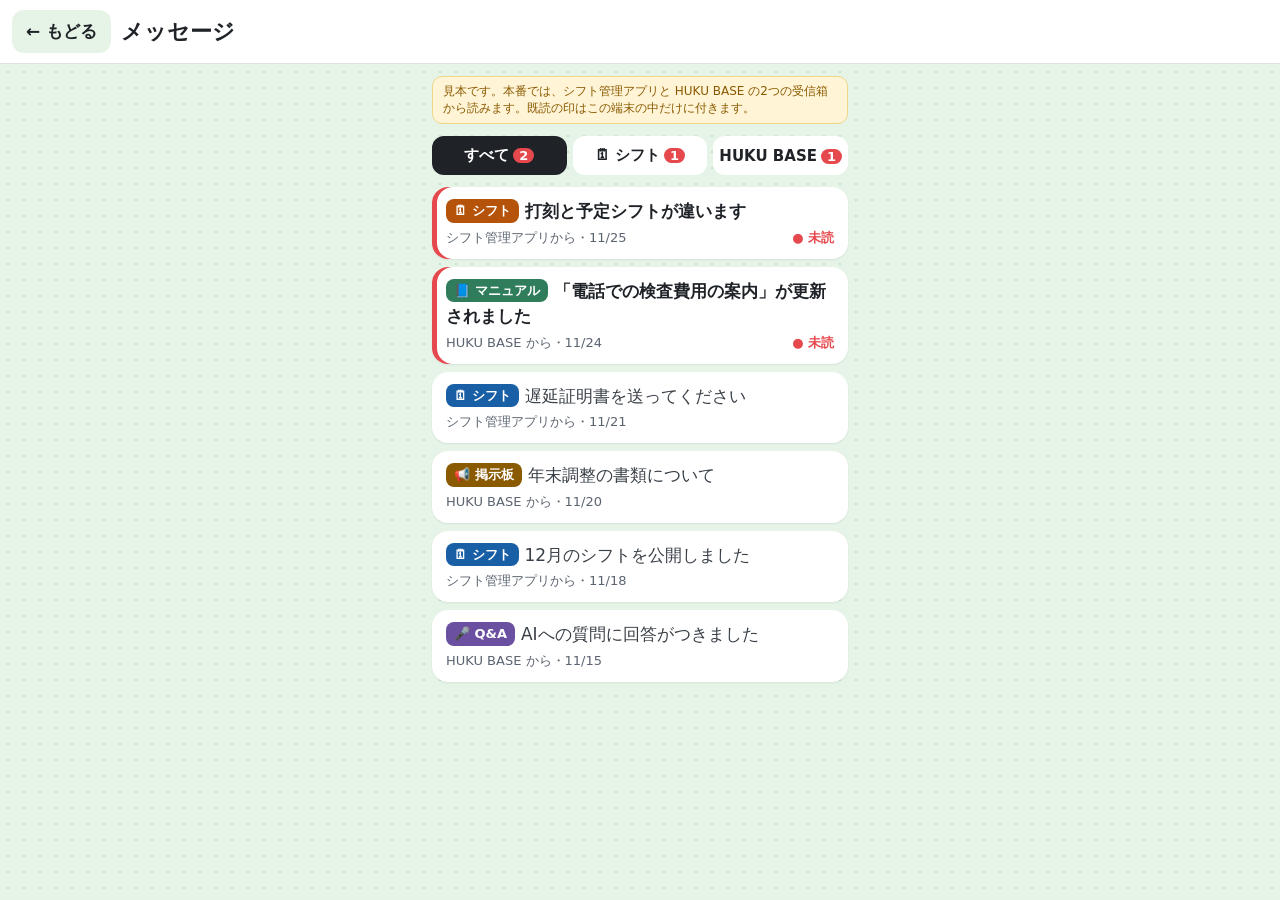
<file: messages.html>
<!doctype html>
<html lang="ja"><head>
<meta charset="utf-8"><meta name="robots" content="noindex,nofollow"><meta name="viewport" content="width=device-width,initial-scale=1">
<title>メッセージ（見本）</title>
<link rel="stylesheet" href="style.css?v=14">
<style>
.top{position:sticky;top:0;z-index:2;display:flex;align-items:center;gap:10px;padding:10px 12px;background:#fff;border-bottom:1px solid #dde1e5}
.back{font-size:17px;font-weight:700;background:var(--bg);border:0;border-radius:12px;padding:10px 14px;color:var(--ink);text-decoration:none;cursor:pointer}
.top h1{font-size:22px;margin:0}
.tabs{display:flex;gap:6px;margin:12px 0}
.tabs button{flex:1;font:inherit;font-size:15px;font-weight:700;border:0;border-radius:12px;padding:10px 4px;background:var(--tile);color:var(--ink);cursor:pointer}
.tabs button[aria-pressed=true]{background:var(--ink);color:#fff}
.tabs .n{display:inline-block;min-width:20px;margin-left:4px;padding:0 6px;border-radius:10px;background:var(--red);color:#fff;font-size:13px}
.list{display:flex;flex-direction:column;gap:8px}
.item{display:block;width:100%;text-align:left;font:inherit;color:inherit;border:0;background:#fff;border-radius:16px;padding:12px 14px;cursor:pointer;box-shadow:0 1px 2px rgba(0,0,0,.07);position:relative}
.item.unread{box-shadow:inset 5px 0 0 var(--red),0 1px 2px rgba(0,0,0,.07)}
.bdg{display:inline-block;color:#fff;font-size:13px;font-weight:700;border-radius:8px;padding:2px 8px;margin-right:6px;vertical-align:2px}
.ttl{font-size:17px;font-weight:700;line-height:1.5}
.item.read .ttl{font-weight:500;color:#3a4048}
.meta{font-size:13px;color:var(--sub);margin-top:4px;display:flex;justify-content:space-between}
.dot{color:var(--red);font-weight:700}
.detail{background:#fff;border-radius:18px;padding:16px;margin-top:12px}
.detail .ttl{font-size:20px;margin:8px 0}
.detail .body{font-size:17px;line-height:1.7;white-space:pre-wrap}
.detail .from{font-size:13px;color:var(--sub);margin-top:4px}
.act{display:flex;flex-direction:column;gap:8px;margin-top:16px}
.act button,.act a{font:inherit;font-size:17px;font-weight:700;border:0;border-radius:14px;padding:14px;text-align:center;cursor:pointer;text-decoration:none}
.go{background:var(--accent);color:#fff}
.reply textarea{width:100%;font:inherit;font-size:17px;border:1px solid #c9ced4;border-radius:12px;padding:10px;min-height:90px;margin-top:4px}
.send{background:var(--ink);color:#fff}
.note{font-size:13px;color:var(--sub);margin-top:6px}
.empty{text-align:center;color:var(--sub);padding:30px 0}
</style>
</head><body>
<div class="top"><a class="back" id="back" href="index.html">← もどる</a><h1 id="h1">メッセージ</h1></div>
<div class="wrap">
  <div class="mockbar">見本です。本番では、シフト管理アプリと HUKU BASE の2つの受信箱から読みます。既読の印はこの端末の中だけに付きます。</div>
  <div id="listView">
    <div class="tabs" id="tabs"></div>
    <div class="list" id="list"></div>
  </div>
  <div id="detailView" hidden></div>
</div>
<script src="real.js?v=2"></script><script src="inbox-data.js?v=2"></script><script src="links.js?v=1"></script>
<script>
const TABS=[['all','すべて'],['shift','🗓 シフト'],['base','HUKU BASE']];
let tab='all';
const $=id=>document.getElementById(id);
const esc=s=>String(s).replace(/[&<>"]/g,c=>({'&':'&amp;','<':'&lt;','>':'&gt;','"':'&quot;'}[c]));
const when=iso=>{const d=new Date(iso),t=new Date();const same=d.toDateString()===t.toDateString();
  return same?`今日 ${d.getHours()}:${String(d.getMinutes()).padStart(2,'0')}`:`${d.getMonth()+1}/${d.getDate()}`};
const badge=m=>{const[b,c]=BADGE[m.src][m.cat]||['お知らせ','#5b6470'];return `<span class="bdg" style="background:${c}">${b}</span>`};

function renderList(){
  const rows=INBOX_DEMO.slice().sort((a,b)=>b.at.localeCompare(a.at));
  $('tabs').innerHTML=TABS.map(([k,l])=>{
    const n=rows.filter(m=>(k==='all'||m.src===k)&&!isRead(m)).length;
    return `<button aria-pressed="${tab===k}" data-k="${k}">${l}${n?`<span class="n">${n}</span>`:''}</button>`}).join('');
  const shown=rows.filter(m=>tab==='all'||m.src===tab);
  $('list').innerHTML=shown.length?shown.map(m=>{const r=isRead(m);return `
    <button class="item ${r?'read':'unread'}" data-id="${m.id}">
      <div class="ttl">${badge(m)}${esc(m.title)}</div>
      <div class="meta"><span>${SRC_LABEL[m.src]}・${when(m.at)}</span>${r?'':'<span class="dot">● 未読</span>'}</div>
    </button>`}).join(''):'<div class="empty">メッセージはありません</div>';
}
function openMsg(id){
  const m=INBOX_DEMO.find(x=>x.id===id); if(!m) return;
  markRead(id);
  $('listView').hidden=true; $('detailView').hidden=false; $('h1').textContent='メッセージ';
  $('back').removeAttribute('href'); window.scrollTo(0,0);
  $('detailView').innerHTML=`<div class="detail">
    ${badge(m)}<div class="ttl">${esc(m.title)}</div>
    <div class="from">${SRC_LABEL[m.src]}・${when(m.at)}</div>
    <hr style="border:0;border-top:1px solid #e5e7ea;margin:12px 0">
    <div class="body">${esc(m.body)}</div>
    <div class="act">
      ${m.link?`<a class="go" href="${LINKS.baseMsg()}">📖 HUKU BASE で開く</a>`:''}
      ${m.src==='shift'&&!m.link?`<a class="go" href="${LINKS.shift()}">🗓 シフト管理を開く</a>`:''}
      ${m.canReply?`<div class="reply"><b>返信する</b><textarea id="rep" placeholder="ここに返信を入力（🎤 キーボードのマイクでも話せます）"></textarea>
        <button class="send" onclick="sendReply()">返信を送る</button>
        <div class="note">返信は、シフト管理アプリの管理者画面に届きます（見本では送りません）。</div></div>`:''}
    </div></div>`;
}
function sendReply(){const t=$('rep').value.trim(); if(!t){alert('返信を入力してください');return}
  alert('（見本）送ったことにしました：\n'+t); history.back();}
function showList(){ $('detailView').hidden=true; $('listView').hidden=false; $('back').href='index.html'; renderList(); }

$('tabs').addEventListener('click',e=>{const b=e.target.closest('button');if(b){tab=b.dataset.k;renderList()}});
$('list').addEventListener('click',e=>{const b=e.target.closest('.item');if(b){history.pushState({id:b.dataset.id},'','#'+b.dataset.id);openMsg(b.dataset.id)}});
$('back').addEventListener('click',e=>{if(!$('detailView').hidden){e.preventDefault();history.back()}});
window.addEventListener('popstate',()=>{const id=location.hash.slice(1);id?openMsg(id):showList()});
location.hash?openMsg(location.hash.slice(1)):renderList();
</script>
<script>if(RM.on&&RM.me){const m=document.querySelector('.mockbar');m.style.cssText='background:#E8F5E9;border-color:#2F7D5B;color:#1F5F3F';m.textContent='本物のデータ：'+RM.label+'。'+RM.me.name+'さんあてのメッセージです（HUKU BASE のメッセージはまだ'+REAL.baseMessages+'件）。既読の印はこの端末の中だけに付きます。'}</script>
<script src="fresh.js?v=1"></script>
</body></html>
</file>
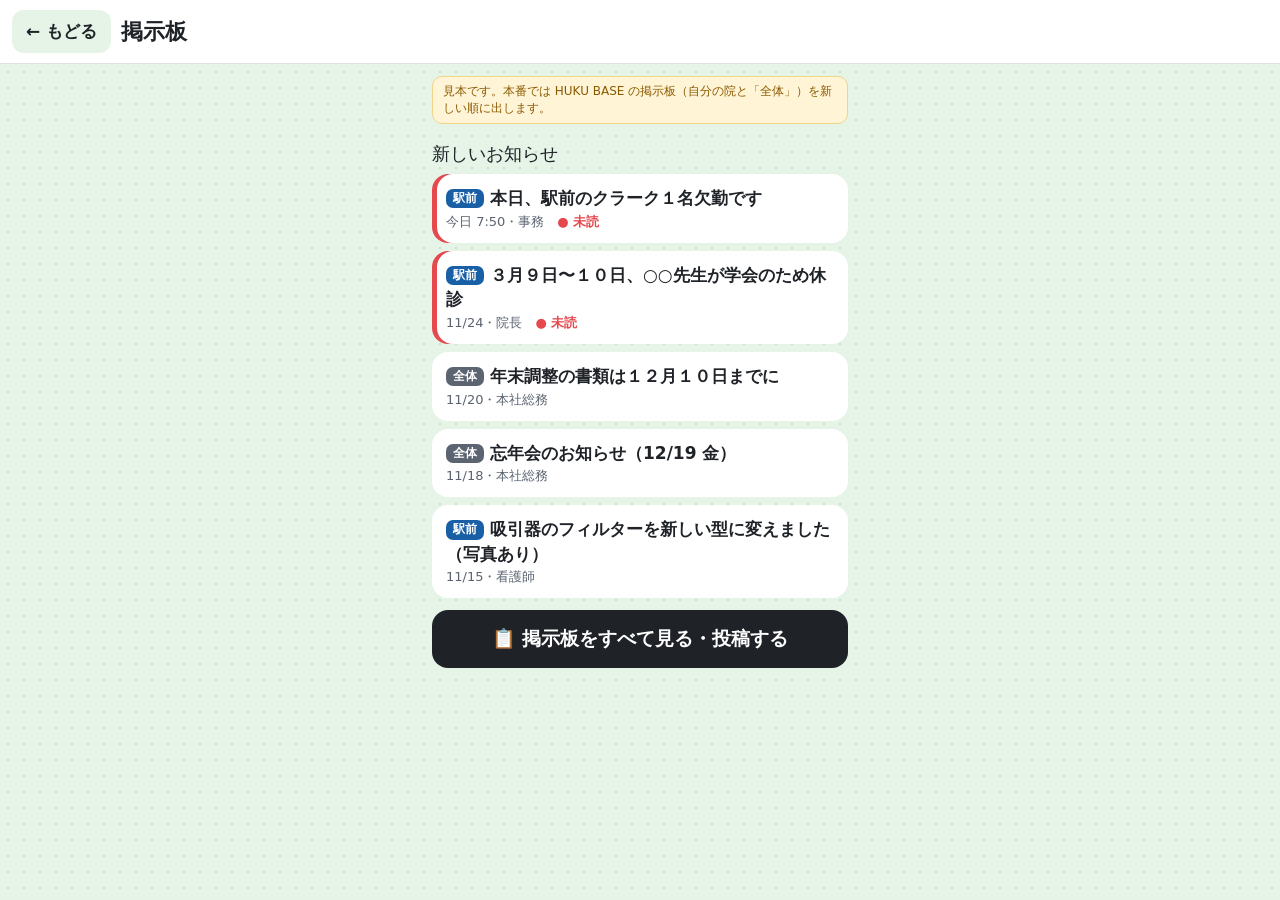
<file: page.html>
<!doctype html>
<html lang="ja"><head>
<meta charset="utf-8"><meta name="robots" content="noindex,nofollow"><meta name="viewport" content="width=device-width,initial-scale=1">
<title>スタッフ入口（見本）</title>
<link rel="stylesheet" href="style.css?v=14">
</head><body>
<div class="top"><a class="back" href="index.html">← もどる</a><h1 id="h1"></h1></div>
<div class="wrap" id="main"></div>
<script src="real.js?v=2"></script><script src="links.js?v=1"></script><script>
const P=new URLSearchParams(location.search).get('p')||'board';
const $=id=>document.getElementById(id);
// url があれば本番のその画面へ飛ぶ（アプリの中身は変えない）。無ければ見本の案内を出す。
const go=(what,url)=>url?`href="${url}"`:`href="#" onclick="alert('（見本）本番では ${what} が開きます');return false"`;
const CLINIC={ekimae:['駅前','#185FA5'],all:['全体','#5B6470'],iguchi:['いぐち','#2F7D5B'],mizutani:['みずたに','#8A5A00']};
const chip=k=>`<span class="chip" style="background:${CLINIC[k][1]}">${CLINIC[k][0]}</span>`;

const PAGES={
 board:{t:'掲示板',html:()=>`
  <div class="mockbar">見本です。本番では HUKU BASE の掲示板（自分の院と「全体」）を新しい順に出します。</div>
  <div class="sec">新しいお知らせ</div>
  ${[['ekimae','本日、駅前のクラーク１名欠勤です','今日 7:50・事務',1],
     ['ekimae','３月９日〜１０日、○○先生が学会のため休診','11/24・院長',1],
     ['all','年末調整の書類は１２月１０日までに','11/20・本社総務',0],
     ['all','忘年会のお知らせ（12/19 金）','11/18・本社総務',0],
     ['ekimae','吸引器のフィルターを新しい型に変えました（写真あり）','11/15・看護師',0]]
    .map(([c,t,m,u])=>`<a class="row ${u?'unread':''}" ${go('HUKU BASE のこの投稿',LINKS.board())}><span><div class="tt">${chip(c)}${t}</div><small>${m}${u?'　<b style="color:var(--red)">● 未読</b>':''}</small></span></a>`).join('')}
  <a class="big-btn" ${go('',LINKS.board())}>📋 掲示板をすべて見る・投稿する</a>`},

 manual:{t:'業務マニュアル',html:()=>`
  <div class="mockbar">見本です。目次は HUKU BASE の業務マニュアルの11の分類そのままです。押すと HUKU BASE のその目次が開きます。</div>
  <a class="row" href="qa.html" style="background:#fff4e0"><span class="ic">🎤</span><span><div class="tt">探すより聞くほうが早い！</div><small>Q&amp;A で話しかけると、マニュアルから答えを探します</small></span></a>
  <div class="sec">目次</div>
  <div class="g2">${[['🩺','検査',42],['📞','受付・予約',58],['🙇','接遇・研修・勉強会',21],['💊','診察室・カルテ・処方',47],['💴','会計',19],['📦','準備・片付け・物品',33],['🧴','洗浄・消毒・感染対策',26],['🏥','手術',38],['💻','機器・パソコン操作',29],['📄','保険・公費・書類',24],['📘','法人のルール・労務',15]]
    .map(([i,n,c])=>`<a class="cat" ${go('',LINKS.manual())}><span class="ic">${i}</span>${n}<small>${c}件</small></a>`).join('')}</div>
  <div class="sec">最近かわったところ</div>
  <a class="row unread" ${go('',LINKS.manual())}><span class="ic">📞</span><span><div class="tt">電話での検査費用の案内</div><small>11/20 更新・受付・予約</small></span></a>`},

 shift:{t:'シフト管理',html:()=>{
  const d=new Date(); const days=[...Array(7)].map((_,i)=>new Date(d.getFullYear(),d.getMonth(),d.getDate()+i));
  const plan=['8:45〜17:45','8:45〜17:45','休み','9:45〜18:45','10:45〜19:45','8:45〜13:00','休み'];
  return `<div class="mockbar">見本です。本番ではシフト管理アプリ（駅前・自分の職種）から自分の予定を読み、ボタンでシフト表を開きます。</div>
  <div class="sec">これから7日間の自分のシフト</div>
  ${days.map((x,i)=>`<div class="row" style="${i===0?'outline:3px solid var(--accent)':''}"><span style="min-width:84px;font-size:17px;font-weight:700;color:${x.getDay()===0?'#DC2626':x.getDay()===6?'#185FA5':'inherit'}">${x.getMonth()+1}/${x.getDate()}（${'日月火水木金土'[x.getDay()]}）</span><span class="tt" style="${plan[i]==='休み'?'color:var(--sub)':''}">${i===0?'今日　':''}${plan[i]}</span></div>`).join('')}
  <a class="big-btn" ${go('',LINKS.shift())}>📅 シフト表を開く</a>
  <div class="note" style="font-size:13px;color:var(--sub);margin-top:8px">有給や休みの希望は、トップ画面の「申請」からどうぞ。</div>`}},

 kokoro:{t:'こころがけ',html:()=>`
  <div class="mockbar">見本です。本番では HUKU BASE にある「おはなし」（いま85話）から、毎日1話を出します。文章はここでは仮のものです。</div>
  <div class="paper">
    <div style="font-size:14px;color:var(--sub)">今日のおはなし　11/25</div>
    <h2>チェックリストが生まれた日</h2>
    <p>（仮の文章）ある飛行機の試験飛行で、腕ききの操縦士が、たった一つの手順を忘れたために事故が起きました。そこで生まれたのが、誰でも同じ順番で確かめられる「チェックリスト」でした。</p>
    <div class="lesson">💡 慣れている人ほど、確かめる。<br>「いつもの作業」こそ、手順どおりに。</div>
  </div>
  <a class="big-btn" style="background:#86198F" href="#" onclick="alert('（見本）本番では、これまでのおはなしの一覧が開きます');return false">📚 これまでのおはなし</a>`},

 knowledge:{t:'仕事に必要な知識',html:()=>`
  <div class="mockbar">見本です。中身は先生と相談して決める部分です。ここでは「1日1問のクイズ」と「分野ごとの基礎知識」の形にしてみました。</div>
  <div class="paper">
    <div style="font-size:14px;color:var(--sub)">今日の1問</div>
    <h2 style="font-size:19px">鼻出血の患者さんから電話。まず伝えることは？</h2>
    <div id="qz">${['① 上を向いて安静にしてもらう','② 下を向いて小鼻をつまんでもらう','③ すぐに鼻をかんでもらう'].map((c,i)=>`<button class="row" style="width:100%;border:2px solid #dde1e5;font:inherit;cursor:pointer" onclick="ans(${i})"><span class="tt">${c}</span></button>`).join('')}</div>
    <div id="res"></div>
  </div>
  <div class="sec">分野ごとの基礎知識</div>
  <div class="g2">${[['👂','耳の病気'],['👃','鼻の病気'],['🗣️','のど・声'],['💊','よく出る薬'],['🧪','検査の意味'],['📄','保険のしくみ']].map(([i,n])=>`<a class="cat" ${go('「'+n+'」の解説')}><span class="ic">${i}</span>${n}</a>`).join('')}</div>`},

 line:{t:'LINE',html:()=>`
  <div class="mockbar">見本です。どの LINE を開くか（法人の公式アカウント・院ごとのグループなど）は、先生に決めていただく部分です。</div>
  <div class="paper" style="text-align:center">
    <div class="line-ic" style="margin:6px auto 12px;width:84px;height:84px;font-size:22px;border-radius:20px">LINE</div>
    <p>LINE のアプリを開きます。</p>
    <a class="big-btn" style="background:#06c755" ${go('LINE（駅前クリニックのグループ）')}>駅前クリニックのグループを開く</a>
    <a class="big-btn" style="background:#06c755" ${go('LINE（福耳会 全体のお知らせ）')}>福耳会 全体のお知らせを開く</a>
  </div>`},
};
// ── 本物のデータ（Box の控え）で見るときの中身 ──
if(RM.on&&RM.me){
  const esc=s=>String(s).replace(/[&<>"]/g,c=>({'&':'&amp;','<':'&lt;','>':'&gt;','"':'&quot;'}[c]));
  const BK={'駅前':'ekimae','本部':'all','いぐち':'iguchi','みずたに':'mizutani'};
  const note=`<div class="mockbar" style="background:#E8F5E9;border-color:#2F7D5B;color:#1F5F3F">本物のデータ：${esc(RM.label)}。${esc(RM.me.name)}さんとして表示しています。</div>`;
  const ICON={'検査':'🩺','受付・予約':'📞','接遇・研修・勉強会':'🙇','診察室・カルテ・処方':'💊','会計':'💴','準備・片付け・物品':'📦','洗浄・消毒・感染対策':'🧴','手術':'🏥','機器・パソコン操作':'💻','保険・公費・書類':'📄','法人のルール・労務':'📘','未分類':'📁'};
  PAGES.board.html=()=>note+`<div class="sec">新しいお知らせ（駅前・全体）</div>`+RM.myBoard.slice(0,15).map(x=>{const u=!RM.isRead(x.id);
     return `<a class="row ${u?'unread':''}" ${go('HUKU BASE のこの投稿',LINKS.post(x.id))}><span><div class="tt">${chip(BK[x.badge]||'all')}${esc(x.title)}</div><small>${rmDate(x.at)}${u?'　<b style="color:var(--red)">● 未読</b>':''}</small></span></a>`}).join('')
     +`<a class="big-btn" ${go('',LINKS.board())}>📋 掲示板をすべて見る・投稿する</a>`;
  PAGES.manual.html=()=>note+`<a class="row" href="qa.html" style="background:#fff4e0"><span class="ic">🎤</span><span><div class="tt">探すより聞くほうが早い！</div><small>Q&amp;A で話しかけると、マニュアルから答えを探します</small></span></a>
     <div class="sec">目次</div><div class="g2">${REAL.manual.cats.map(c=>`<a class="cat" ${go('',LINKS.manual())}><span class="ic">${ICON[c.name]||'📁'}</span>${esc(c.name)}<small>${c.count}件</small></a>`).join('')}</div>
     <div class="sec">最近かわったところ</div>`+REAL.manual.recent.map(m=>`<a class="row" ${go('',LINKS.manual())}><span class="ic">${ICON[m.cat]||'📁'}</span><span><div class="tt">${esc(m.title)}</div><small>${rmDate(m.at)} 更新・${esc(m.cat)}</small></span></a>`).join('');
  PAGES.shift.html=()=>{const rows=(REAL.shift[RM.me.code]||[]).slice(0,7);
     return note+`<div class="sec">これから7日間の自分のシフト（${esc(RM.me.unit)}）</div>`+rows.map((r,i)=>{const x=new Date(r.d+'T00:00'),w=x.getDay();
       return `<div class="row" style="${i===0?'outline:3px solid var(--accent)':''}"><span style="min-width:84px;font-size:17px;font-weight:700;color:${w===0?'#DC2626':w===6?'#185FA5':'inherit'}">${x.getMonth()+1}/${x.getDate()}（${'日月火水木金土'[w]}）</span><span class="tt" style="${r.t==='休み'?'color:var(--sub)':''}">${i===0?'今日　':''}${esc(r.t)}</span></div>`}).join('')
       +`<a class="big-btn" ${go('',LINKS.shift())}>📅 シフト表を開く</a>`};
  PAGES.kokoro.html=()=>{const s=REAL.stories[Math.floor(Date.now()/864e5)%REAL.stories.length];
     return note+`<div class="paper"><div style="font-size:14px;color:var(--sub)">今日のおはなし</div><h2>${esc(s.title)}</h2>${esc(s.story).split(/\n+/).map(t=>`<p>${t}</p>`).join('')}${s.lesson?`<div class="lesson">💡 ${esc(s.lesson)}</div>`:''}</div>
       <a class="big-btn" style="background:#86198F" ${go('これまでのおはなしの一覧')}>📚 これまでのおはなし（${REAL.stories.length}話）</a>`};
}
const pg=PAGES[P]||PAGES.board; $('h1').textContent=pg.t; document.title=pg.t+'（見本）'; $('main').innerHTML=pg.html();
function ans(i){
  document.querySelectorAll('#qz .row').forEach((b,j)=>{b.disabled=true;b.style.borderColor=j===1?'#10B981':j===i?'#DC2626':'#dde1e5';b.style.background=j===1?'#ECFDF5':''});
  $('res').innerHTML=`<div class="lesson" style="background:${i===1?'#ECFDF5':'#FEF2F2'};border-color:${i===1?'#10B981':'#DC2626'}">${i===1?'⭕ 正解！ +5P':'❌ 正解は ②'}<br><span style="font-weight:400">上を向くと血がのどに流れて気分が悪くなります。下を向いて小鼻を10分ほど強くつまんでもらいます。（見本の問題）</span></div>`;
}
</script>
<script src="fresh.js?v=1"></script>
</body></html>
</file>
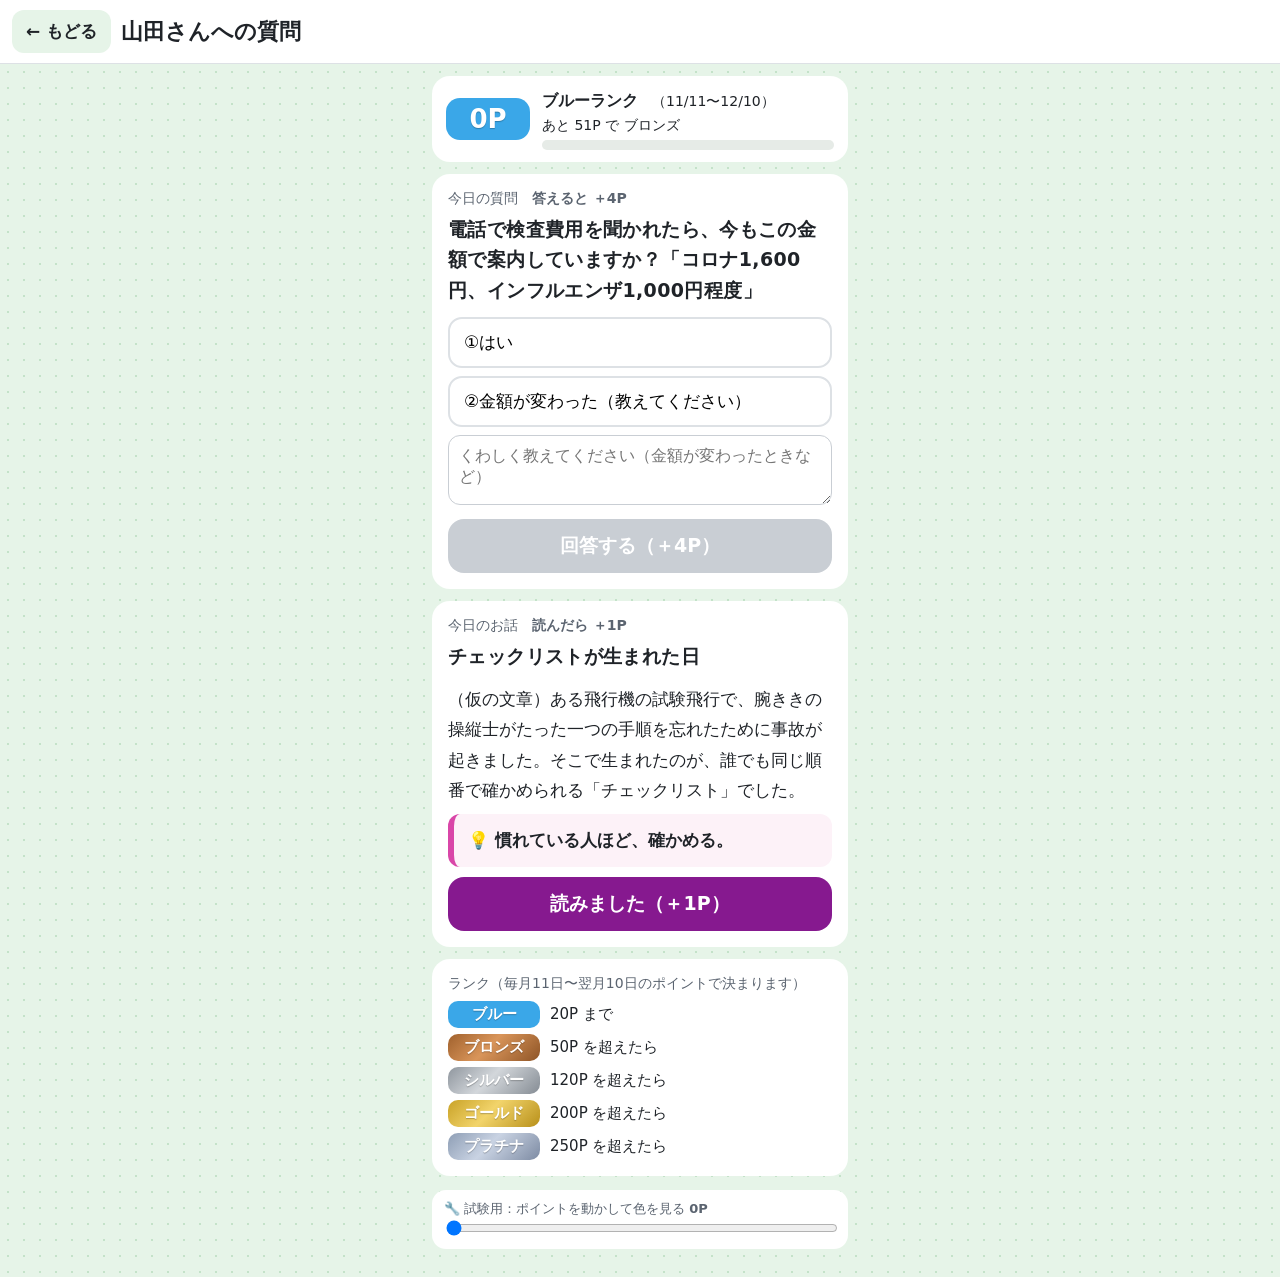
<file: quiz.html>
<!doctype html>
<html lang="ja"><head>
<meta charset="utf-8"><meta name="robots" content="noindex,nofollow"><meta name="viewport" content="width=device-width,initial-scale=1">
<title>質問とお話（見本）</title>
<link rel="stylesheet" href="style.css?v=14">
<style>
.ptbar{display:flex;align-items:center;gap:12px;background:#fff;border-radius:18px;padding:12px 14px}
.ptbig{font-size:26px;font-weight:800;border-radius:14px;padding:6px 14px;min-width:84px;text-align:center;text-shadow:0 1px 1px rgba(0,0,0,.25)}
.ptinfo{font-size:14px;line-height:1.6}
.ptinfo b{font-size:16px}
.gauge{height:10px;border-radius:5px;background:#e6ebe7;overflow:hidden;margin-top:4px}
.gauge i{display:block;height:100%;border-radius:5px}
.qbox{background:#fff;border-radius:18px;padding:16px;margin-top:12px}
.qbox .lbl{font-size:14px;color:var(--sub)}
.qbox h2{font-size:19px;line-height:1.6;margin:6px 0 12px}
.ch{display:flex;align-items:center;gap:10px;width:100%;font:inherit;font-size:17px;text-align:left;border:2px solid #dde1e5;background:#fff;border-radius:14px;padding:12px 14px;margin-bottom:8px;cursor:pointer}
.ch.on{border-color:#2F7D5B;background:#ECFDF5;font-weight:700}
textarea{width:100%;font:inherit;font-size:16px;border:1px solid #c9ced4;border-radius:12px;padding:10px;min-height:70px}
.go{width:100%;font:inherit;font-size:19px;font-weight:800;border:0;border-radius:16px;padding:14px;margin-top:10px;background:#2F7D5B;color:#fff;cursor:pointer}
.go:disabled{background:#c9ced4;cursor:default}
.done{background:#ECFDF5;border-radius:14px;padding:12px 14px;font-size:16px;font-weight:700;color:#065F46;margin-top:10px}
.toast{position:fixed;left:50%;top:40%;transform:translate(-50%,-50%) scale(.8);opacity:0;transition:.25s;background:rgba(31,35,40,.92);color:#fff;font-size:28px;font-weight:800;border-radius:20px;padding:18px 28px;z-index:9;pointer-events:none;text-align:center}
.toast.show{opacity:1;transform:translate(-50%,-50%) scale(1)}
.ranks{display:flex;flex-direction:column;gap:6px;margin-top:8px}
.rk{display:flex;align-items:center;gap:10px;font-size:15px}
.rk span{display:inline-block;min-width:92px;text-align:center;font-weight:800;border-radius:10px;padding:4px 8px;text-shadow:0 1px 1px rgba(0,0,0,.25)}
.test{margin-top:14px;font-size:13px;color:var(--sub);background:#fff;border-radius:14px;padding:10px 12px}
.test input{width:100%}
</style>
</head><body>
<div class="top"><a class="back" href="index.html">← もどる</a><h1 id="h1">質問とお話</h1></div>
<div class="wrap">
  <div class="ptbar"><div class="ptbig" id="ptBig">0P</div><div class="ptinfo" style="flex:1"><b id="ptRank"></b>　<span id="ptPeriod"></span><div id="ptNext"></div><div class="gauge"><i id="ptGauge"></i></div></div></div>

  <div class="qbox">
    <div class="lbl">今日の質問　<b>答えると ＋4P</b></div>
    <h2 id="qText"></h2>
    <div id="choices"></div>
    <textarea id="memo" placeholder="くわしく教えてください（金額が変わったときなど）"></textarea>
    <button class="go" id="ansBtn">回答する（＋4P）</button>
    <div id="ansDone"></div>
  </div>

  <div class="qbox">
    <div class="lbl">今日のお話　<b>読んだら ＋1P</b></div>
    <h2 id="sTitle"></h2>
    <div id="sBody" style="font-size:17px;line-height:1.8"></div>
    <button class="go" id="readBtn" style="background:#86198F">読みました（＋1P）</button>
    <div id="readDone"></div>
  </div>

  <div class="qbox">
    <div class="lbl">ランク（毎月11日〜翌月10日のポイントで決まります）</div>
    <div class="ranks" id="ranks"></div>
  </div>
  <div class="test">🔧 試験用：ポイントを動かして色を見る <b id="testV"></b><input type="range" min="0" max="130" id="testR"></div>
</div>
<div class="toast" id="toast"></div>
<script src="real.js?v=2"></script><script src="points.js?v=1"></script>
<script>
const $=id=>document.getElementById(id);
const esc=s=>String(s).replace(/[&<>"]/g,c=>({'&':'&amp;','<':'&lt;','>':'&gt;','"':'&quot;'}[c]));
const name=(typeof RM!=='undefined'&&RM.me)?(RM.me.family||RM.me.name.split(/[\s　]/)[0]):'山田';
$('h1').textContent=name+'さんへの質問';
// 質問（本物のデータがあればその人の職種の質問）
let qRaw='電話で検査費用を聞かれたら、今もこの金額で案内していますか？「コロナ1,600円、インフルエンザ1,000円程度」　①はい　②金額が変わった（教えてください）';
if(typeof RM!=='undefined'&&RM.on&&RM.me&&REAL.quiz[RM.me.job]&&REAL.quiz[RM.me.job][0]) qRaw=REAL.quiz[RM.me.job][0].q;
const parts=qRaw.split(/\s*(?=[①-⑳])/); $('qText').textContent=parts[0];
const chs=parts.slice(1); let pick=null;
$('choices').innerHTML=chs.map((c,i)=>`<button class="ch" data-i="${i}">${esc(c)}</button>`).join('');
$('choices').onclick=e=>{const b=e.target.closest('.ch');if(!b)return;pick=+b.dataset.i;document.querySelectorAll('.ch').forEach(x=>x.classList.toggle('on',x===b));check()};
$('memo').oninput=check;
function check(){$('ansBtn').disabled=!!PTS.today().ans||(pick===null&&$('memo').value.trim().length<5)}
// お話（本物のデータがあれば85話から日替わり）
let st={title:'チェックリストが生まれた日',story:'（仮の文章）ある飛行機の試験飛行で、腕ききの操縦士がたった一つの手順を忘れたために事故が起きました。そこで生まれたのが、誰でも同じ順番で確かめられる「チェックリスト」でした。',lesson:'慣れている人ほど、確かめる。'};
if(typeof REAL!=='undefined'&&typeof RM!=='undefined'&&RM.on) st=REAL.stories[Math.floor(Date.now()/864e5)%REAL.stories.length];
$('sTitle').textContent=st.title;
$('sBody').innerHTML=esc(st.story).split(/\n+/).map(t=>`<p style="margin:0 0 8px">${t}</p>`).join('')+(st.lesson?`<div class="lesson">💡 ${esc(st.lesson)}</div>`:'');

function toast(t){const e=$('toast');e.innerHTML=t;e.classList.add('show');setTimeout(()=>e.classList.remove('show'),1400)}
function render(){
  const p=PTS.total(),r=PTS.paint($('ptBig'),p),n=PTS.next(p),per=PTS.period();
  $('ptRank').textContent=r.name+'ランク'; $('ptPeriod').textContent=`（${per.label}）`;
  $('ptNext').textContent=n?`あと ${n.need}P で ${n.name}`:'最高ランクです！';
  const lo=r.min<0?0:r.min, hi=n?p+n.need:p; $('ptGauge').style.cssText=`width:${n?Math.round((p-lo)/(hi-lo)*100):100}%;background:${r.bg}`;
  const t=PTS.today();
  $('ansDone').innerHTML=t.ans?'<div class="done">✅ 今日の質問は回答ずみ（＋4P）</div>':''; $('ansBtn').hidden=!!t.ans;
  $('readDone').innerHTML=t.read?'<div class="done" style="background:#FDF2F8;color:#86198F">✅ 今日のお話は読みました（＋1P）</div>':''; $('readBtn').hidden=!!t.read;
  check(); $('testR').value=p; $('testV').textContent=p+'P';
}
$('ansBtn').onclick=()=>{const g=PTS.add('ans');if(g){toast('＋4P<br><small style="font-size:16px">回答ありがとうございます</small>')}render()};
$('readBtn').onclick=()=>{const g=PTS.add('read');if(g){toast('＋1P')}render()};
$('ranks').innerHTML=PTS.RANKS.slice().reverse().map(r=>`<div class="rk"><span style="background:${r.bg};color:${r.fg}">${r.name}</span>${r.min<0?'20P まで':r.min+'P を超えたら'}</div>`).join('');
$('testR').oninput=e=>{PTS.setForTest(+e.target.value);render()};
render();
</script>
<script src="fresh.js?v=1"></script>
</body></html>
</file>
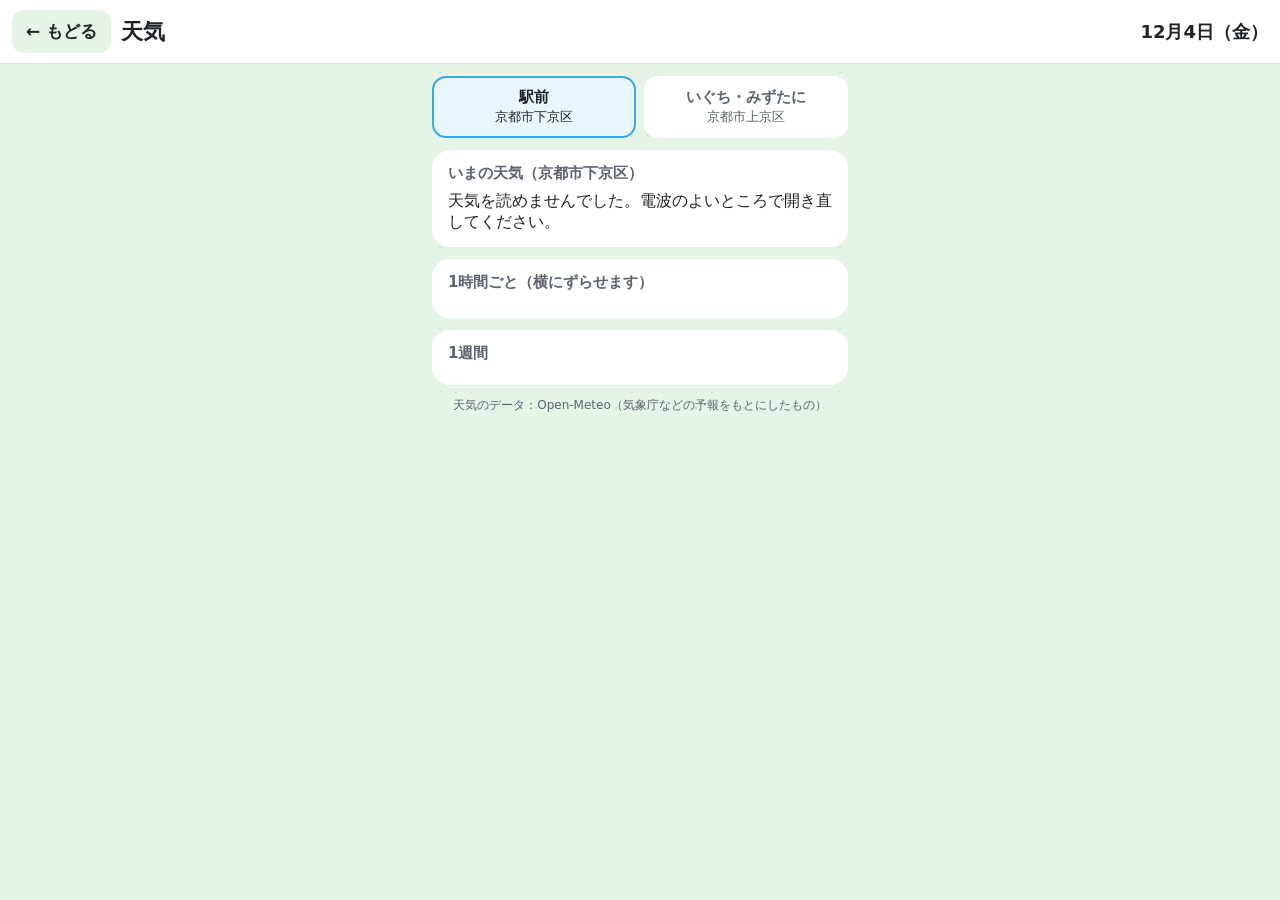
<file: weather.html>
<!doctype html>
<html lang="ja"><head>
<meta charset="utf-8"><meta name="robots" content="noindex,nofollow"><meta name="viewport" content="width=device-width,initial-scale=1">
<title>天気（見本）</title>
<link rel="stylesheet" href="style.css?v=14">
<style>
.tabs{display:flex;gap:8px;margin-bottom:12px}
.tabs button{flex:1;font:inherit;font-size:15px;font-weight:700;border:2px solid #fff;background:#fff;border-radius:14px;padding:10px 6px;cursor:pointer;color:var(--sub)}
.tabs button.on{border-color:var(--accent);color:var(--ink);background:#eaf6fe}
.box{background:#fff;border-radius:18px;padding:14px 16px;margin-bottom:12px}
.box h3{margin:0 0 8px;font-size:15px;color:var(--sub)}
.now{display:flex;align-items:center;gap:14px}
.now .big{font-size:64px;line-height:1}
.now .t{font-size:44px;font-weight:800}
.now .d{font-size:18px;font-weight:700}
.now .s{font-size:14px;color:var(--sub);line-height:1.6}
.umb{margin-top:10px;border-radius:12px;padding:8px 12px;font-size:16px;font-weight:700}
.umb.yes{background:#e8f1fd;color:#1d4f91}.umb.no{background:#ECFDF5;color:#065F46}
.hours{display:flex;gap:6px;overflow-x:auto;padding-bottom:4px;-webkit-overflow-scrolling:touch}
.hr{flex:none;width:56px;text-align:center;border-radius:12px;padding:6px 0;background:#f5f8f6}
.hr .h{font-size:13px;color:var(--sub)}.hr .i{font-size:24px;margin:2px 0}.hr .c{font-size:15px;font-weight:700}
.hr .p{font-size:12px;color:#1f6fb2}
.hr.day{background:#fff6dc}
.dl{display:flex;align-items:center;gap:6px;padding:8px 0;border-top:1px solid #eef0f2;font-size:15px}
.dl:first-of-type{border-top:0}
.dl .w{width:86px;font-weight:700;white-space:nowrap}.dl .w.sun{color:#e5484d}.dl .w.sat{color:#1f6fb2}
.dl .i{font-size:24px;width:32px;text-align:center}
.dl .x{flex:1;color:var(--sub);font-size:13px}
.dl .p{width:54px;white-space:nowrap;text-align:right;color:#1f6fb2;font-size:13px}
.dl .hi{color:#e5484d;font-weight:800;width:38px;text-align:right;background:none}
.dl .lo{color:#3b82f6;font-weight:800;width:38px;text-align:right;background:none}
.top .today{margin-left:auto;font-size:18px;font-weight:700;white-space:nowrap}
.top .today.sun{color:#e5484d}.top .today.sat{color:#1f6fb2}
.src{font-size:12px;color:var(--sub);text-align:center;margin:4px 0 16px}
</style>
</head><body>
<div class="top"><a class="back" href="index.html">← もどる</a><h1>天気</h1><span class="today" id="today"></span></div>
<div class="wrap">
  <div class="tabs" id="tabs"></div>
  <div class="box"><h3 id="nowTitle">いまの天気</h3><div id="now">読み込み中…</div></div>
  <div class="box"><h3>1時間ごと（横にずらせます）</h3><div class="hours" id="hours"></div></div>
  <div class="box"><h3>1週間</h3><div id="week"></div></div>
  <div class="src">天気のデータ：Open-Meteo（気象庁などの予報をもとにしたもの）</div>
</div>
<script>
const PLACES={
  shimogyo:{name:'駅前',sub:'京都市下京区',lat:34.9875,lon:135.7593},
  kamigyo:{name:'いぐち・みずたに',sub:'京都市上京区',lat:35.0294,lon:135.7556}
};
let key=PLACES[new URLSearchParams(location.search).get('in')]?new URLSearchParams(location.search).get('in'):'shimogyo';
const $=id=>document.getElementById(id);
const ICON=(c,day=1)=>c<=1&&!day?'🌙':c===2&&!day?'☁️':c===0?'☀️':c<=2?'🌤️':c===3?'☁️':c<=48?'🌫️':c<=67?'🌧️':c<=77?'🌨️':c<=82?'🌦️':c<=86?'🌨️':'⛈️';
const WORD=c=>c===0?'晴れ':c<=2?'晴れ時々くもり':c===3?'くもり':c<=48?'きり':c<=55?'霧雨':c<=57?'着氷性の霧雨':c<=63?'雨':c<=65?'強い雨':c<=67?'みぞれ':c<=75?'雪':c===77?'あられ':c<=81?'にわか雨':c===82?'激しいにわか雨':c<=86?'にわか雪':'雷雨';
const WD=['日','月','火','水','木','金','土'];
// 上のバーに今日の日付と曜日（例：11月26日（水））
(()=>{const d=new Date(),w=d.getDay(),el=$('today');el.textContent=`${d.getMonth()+1}月${d.getDate()}日（${WD[w]}）`;if(w===0)el.classList.add('sun');if(w===6)el.classList.add('sat')})();
function tabs(){$('tabs').innerHTML=Object.entries(PLACES).map(([k,p])=>`<button class="${k===key?'on':''}" data-k="${k}">${p.name}<br><small style="font-weight:400">${p.sub}</small></button>`).join('')}
$('tabs').onclick=e=>{const b=e.target.closest('button');if(!b)return;key=b.dataset.k;history.replaceState(null,'','?in='+key);load()};
function load(){
  tabs(); const P=PLACES[key];
  $('nowTitle').textContent=`いまの天気（${P.sub}）`; $('now').textContent='読み込み中…';
  fetch(`https://api.open-meteo.com/v1/forecast?latitude=${P.lat}&longitude=${P.lon}`+
    `&current=temperature_2m,apparent_temperature,relative_humidity_2m,weather_code,is_day,wind_speed_10m`+
    `&hourly=weather_code,temperature_2m,precipitation_probability,is_day`+
    `&daily=weather_code,temperature_2m_max,temperature_2m_min,precipitation_probability_max`+
    `&wind_speed_unit=ms&timezone=Asia%2FTokyo&forecast_days=7`)
  .then(r=>r.json()).then(d=>{
    const c=d.current, D=d.daily, H=d.hourly;
    const rainToday=D.precipitation_probability_max[0];
    $('now').innerHTML=`<div class="now"><div class="big">${ICON(c.weather_code,c.is_day)}</div>
      <div><div class="t">${Math.round(c.temperature_2m)}℃</div><div class="d">${WORD(c.weather_code)}</div></div>
      <div class="s">体感 ${Math.round(c.apparent_temperature)}℃<br>湿度 ${c.relative_humidity_2m}%<br>風 ${Math.round(c.wind_speed_10m)}m/s</div></div>
      <div class="umb ${rainToday>=50?'yes':'no'}">${rainToday>=50?'☂️ 今日は傘があると安心です':'今日は傘はいらなさそうです'}（雨の確率 最大${rainToday}%）</div>`;
    const now=new Date(); now.setMinutes(0,0,0); let out=[];
    for(let i=0;i<H.time.length&&out.length<24;i++){const t=new Date(H.time[i]);if(t<now)continue;
      out.push(`<div class="hr ${H.is_day[i]?'day':''}"><div class="h">${t.getHours()===0?(t.getMonth()+1)+'/'+t.getDate():t.getHours()+'時'}</div><div class="i">${ICON(H.weather_code[i],H.is_day[i])}</div><div class="c">${Math.round(H.temperature_2m[i])}°</div><div class="p">☂${H.precipitation_probability[i]}%</div></div>`)}
    $('hours').innerHTML=out.join(''); $('hours').scrollLeft=0;
    $('week').innerHTML=D.time.map((s,i)=>{const t=new Date(s+'T00:00'),w=t.getDay();
      return `<div class="dl"><span class="w ${w===0?'sun':w===6?'sat':''}">${i===0?'今日':i===1?'あす':(t.getMonth()+1)+'/'+t.getDate()}（${WD[w]}）</span><span class="i">${ICON(D.weather_code[i])}</span><span class="x">${WORD(D.weather_code[i])}</span><span class="p">☂${D.precipitation_probability_max[i]}%</span><span class="hi">${Math.round(D.temperature_2m_max[i])}°</span><span class="lo">${Math.round(D.temperature_2m_min[i])}°</span></div>`}).join('');
  }).catch(()=>{$('now').textContent='天気を読めませんでした。電波のよいところで開き直してください。'});
}
load();
</script>
<script src="fresh.js?v=1"></script>
</body></html>
</file>
<file: style.css>
:root{
  --bg:#e6f4e8; --dot:#c4e2c9; --tile:#ffffff; --tile-press:#eef6ef;
  --ink:#1f2328; --sub:#5b6470; --accent:#3aa7e8; --red:#e5484d;
  --line:#06c755;
}
*{box-sizing:border-box;-webkit-tap-highlight-color:transparent}
html,body{margin:0}
body{
  background:var(--bg) radial-gradient(var(--dot) 1px,transparent 1.2px) 0 0/16px 16px;
  color:var(--ink);
  font-family:"Hiragino Sans","Hiragino Kaku Gothic ProN","Noto Sans JP",system-ui,sans-serif;
  min-height:100vh;
}
.wrap{max-width:440px;margin:0 auto;padding:12px 12px 28px}
.mockbar{font-size:12px;color:#8a5a00;background:#fff4d6;border:1px solid #f0d58a;border-radius:10px;padding:6px 10px;margin-bottom:10px}
.card{background:var(--tile);border-radius:22px;padding:14px 16px;box-shadow:0 1px 2px rgba(0,0,0,.08)}
a.card,button.card{display:block;color:inherit;text-decoration:none;border:0;font:inherit;text-align:left;width:100%;cursor:pointer}
a.card:active,button.card:active{background:var(--tile-press)}
h2{margin:0 0 6px;font-size:26px;font-weight:700;letter-spacing:.02em}
.board p{margin:2px 0;font-size:14px;line-height:1.5}
.board b{font-size:14px}
.row2{display:grid;grid-template-columns:1fr 112px;gap:10px;margin-top:10px}
.qcard{position:relative;padding-bottom:52px}
.qcard h2{font-size:22px}
.qcard p{margin:0;font-size:14px;line-height:1.5;font-weight:600}
.pts{position:absolute;right:12px;bottom:10px;background:var(--accent);color:#fff;font-weight:700;border-radius:999px;padding:8px 18px;font-size:16px}
.weather{display:flex;flex-direction:column;align-items:center;justify-content:center;gap:4px;padding:10px 6px}
.wbox{background:#fff;border-radius:12px;padding:8px 6px;width:100%}
.wrow{display:flex;justify-content:space-between;align-items:center;font-size:13px;padding:2px 2px}
.wrow .ic{font-size:20px}
.temps{display:flex;gap:4px;margin-top:6px}
.temps span{flex:1;text-align:center;color:#fff;font-weight:700;font-size:13px;border-radius:6px;padding:2px 0}
.hi{background:#e5484d}.lo{background:#3b82f6}
.wplace{font-size:11px;color:var(--sub)}
.grid{display:grid;grid-template-columns:repeat(3,1fr);gap:10px;margin-top:10px}
.tile{position:relative;aspect-ratio:1/1.05;display:flex!important;flex-direction:column;align-items:center;justify-content:center;gap:6px;padding:8px!important;text-align:center!important}
.tile .em{font-size:58px;line-height:1}
.tile .lb{font-size:14px;font-weight:700}
.badge{position:absolute;top:6px;right:8px;background:var(--red);color:#fff;font-weight:700;font-size:14px;min-width:26px;height:26px;border-radius:13px;display:flex;align-items:center;justify-content:center;border:2px solid #fff}
.badge[hidden]{display:none}
.line-ic{width:64px;height:64px;border-radius:16px;background:var(--line);color:#fff;font-weight:800;font-size:18px;display:flex;align-items:center;justify-content:center}
.qa{background:#fff4e0}
.qa .lb{font-size:16px}
/* ── 各ボタンの先の画面（共通） ── */
.top{position:sticky;top:0;z-index:2;display:flex;align-items:center;gap:10px;padding:10px 12px;background:#fff;border-bottom:1px solid #dde1e5}
.back{font-size:17px;font-weight:700;background:var(--bg);border:0;border-radius:12px;padding:10px 14px;color:var(--ink);text-decoration:none;cursor:pointer}
.top h1{font-size:22px;margin:0}
.sec{font-size:18px;margin:18px 0 8px}
.big-btn{display:block;width:100%;text-align:center;font:inherit;font-size:19px;font-weight:800;border:0;border-radius:16px;padding:16px;background:var(--ink);color:#fff;text-decoration:none;cursor:pointer;margin-top:12px}
.row{display:flex;align-items:center;gap:12px;background:#fff;border-radius:16px;padding:12px 14px;margin-bottom:8px;color:inherit;text-decoration:none}
.row .ic{font-size:30px}
.row .tt{font-size:17px;font-weight:700;line-height:1.45}
.row small{display:block;color:var(--sub);font-size:13px;font-weight:400;margin-top:2px}
.row.unread{box-shadow:inset 5px 0 0 var(--red)}
.chip{display:inline-block;font-size:12px;font-weight:700;color:#fff;border-radius:7px;padding:1px 7px;margin-right:6px;vertical-align:2px}
.g2{display:grid;grid-template-columns:1fr 1fr;gap:10px}
.cat{background:#fff;border-radius:18px;padding:14px 10px;text-align:center;color:inherit;text-decoration:none;font-weight:700;font-size:16px;line-height:1.35}
.cat .ic{display:block;font-size:36px;margin-bottom:4px}
.cat small{display:block;color:var(--sub);font-weight:400;font-size:12px;margin-top:2px}
.paper{background:#fff;border-radius:20px;padding:18px}
.paper h2{font-size:22px;margin:4px 0 10px}
.paper p{font-size:17px;line-height:1.8;margin:0 0 10px}
.lesson{background:#FDF2F8;border-left:6px solid #D946A8;border-radius:12px;padding:12px 14px;font-size:17px;font-weight:700;line-height:1.7}
/* ── トップ画面：スクロールせずに1画面に収める（画面の高さに合わせて伸び縮み） ── */
.home .wrap{height:100vh;height:100dvh;display:flex;flex-direction:column;gap:clamp(6px,1.2dvh,10px);
  padding:max(8px,env(safe-area-inset-top)) 10px max(8px,env(safe-area-inset-bottom));overflow:hidden}
.home .mock-tag{position:fixed;top:4px;right:6px;z-index:5;margin:0;padding:1px 8px;font-size:11px;border-radius:8px;opacity:.85}
.home .board{position:relative;flex:0 1 auto;min-height:0;max-height:26dvh;overflow:hidden;padding:clamp(8px,1.4dvh,14px) 14px}
.home .board h2{font-size:clamp(18px,3dvh,26px);margin:0 0 2px}
.home .board .bbody{font-size:clamp(12px,1.75dvh,14px)}
.home .board p,.home .board b{font-size:inherit;margin:0;line-height:1.45}
.home .board .more{position:absolute;right:0;bottom:0;left:0;padding:14px 14px 6px;text-align:right;font-size:13px;font-weight:700;color:#185FA5;
  background:linear-gradient(rgba(255,255,255,0),#fff 55%)}
.home .row2{flex:0 0 auto;margin:0;height:clamp(118px,19dvh,170px)}
.home .row2>.card{height:100%;overflow:hidden}
.home .qcard{padding:clamp(8px,1.4dvh,14px) 14px 44px}
.home .qcard h2{font-size:clamp(16px,2.6dvh,22px);margin:0 0 4px}
.home .qcard p{font-size:clamp(12px,1.75dvh,14px);display:-webkit-box;-webkit-line-clamp:4;-webkit-box-orient:vertical;overflow:hidden}
.home .pts{padding:5px 14px;font-size:15px;bottom:8px}
.home .weather{padding:6px}
.home .wbox{padding:4px 6px}
.home .wrow{font-size:12px;padding:1px 2px}.home .wrow .ic{font-size:clamp(14px,2.4dvh,20px)}
.home .temps{margin-top:3px}
.home .grid{flex:1 1 0;min-height:0;margin:0;grid-template-rows:repeat(3,1fr);gap:clamp(6px,1.2dvh,10px)}
.home .tile{aspect-ratio:auto;min-height:0;gap:clamp(2px,0.6dvh,6px)}
.home .tile .em{font-size:clamp(30px,6.5dvh,58px)}
.home .tile .lb{font-size:clamp(12px,1.8dvh,15px)}
.home .line-ic{width:clamp(36px,6.5dvh,64px);height:clamp(36px,6.5dvh,64px);font-size:clamp(11px,1.8dvh,18px);border-radius:clamp(10px,1.6dvh,16px)}
.home .qcard{padding-bottom:clamp(8px,1.4dvh,14px)}
.home .qcard h2{margin-right:58px}
.home .pts{top:8px;right:8px;bottom:auto;padding:3px 10px;font-size:14px}
.home .qcard p{-webkit-line-clamp:5}
.home .qcard h2{font-size:clamp(15px,min(2.6dvh,5.4vw),22px);white-space:nowrap}
.home .board h2{font-size:clamp(18px,min(3dvh,6.6vw),26px)}
.home .qcard h2{font-size:clamp(14px,min(2.6dvh,4.5vw),22px);margin-right:50px}
.home .pts{padding:2px 8px;font-size:13px}
.home .tile{padding:6px 3px!important}
.home .tile .lb{font-size:clamp(11px,min(1.8dvh,3.6vw),15px);white-space:nowrap}
.home .tile:nth-child(5) .lb{white-space:normal}
.tile .em-img{width:72px;height:72px;object-fit:contain}
.home .tile .em-img{width:clamp(40px,8.5dvh,76px);height:clamp(40px,8.5dvh,76px)}
.home .tile .em-img{width:clamp(36px,7dvh,64px);height:clamp(36px,7dvh,64px)}
button.mock-tag{font:inherit;font-size:11px;cursor:pointer;border:1px solid #f0d58a}
.rm-panel{position:fixed;top:30px;right:8px;left:8px;max-width:420px;margin:0 auto;z-index:6;background:#fff;border-radius:16px;padding:14px;box-shadow:0 6px 24px rgba(0,0,0,.25);font-size:15px}
.rm-panel label{display:block;margin-top:6px}
.rm-panel select{width:100%;font:inherit;font-size:15px;padding:8px;border-radius:10px;margin-top:4px}
.rm-panel .note{font-size:12px;color:var(--sub);margin:8px 0 0}
.home .qcard h2{overflow:hidden;text-overflow:ellipsis}
.pts{text-shadow:0 1px 1px rgba(0,0,0,.25)}
/* 自分のアイコン：タイムカードの打刻画面の「ビー玉」と同じデザイン（me.js の avatarHTML） */
.mb{width:100%;height:100%;border-radius:50%;display:flex;align-items:center;justify-content:center;color:#fff;font-weight:700;text-align:center;line-height:1.05;
  box-shadow:inset -7px -9px 16px rgba(0,0,0,.28), inset 7px 9px 16px rgba(255,255,255,.4), 0 6px 12px rgba(0,0,0,.18)}
.mb .nm{padding:3px;text-shadow:0 1px 2px rgba(0,0,0,.4);overflow:hidden;word-break:break-word}
.mb.photo .nm{text-shadow:-1px -1px 0 #000,1px -1px 0 #000,-1px 1px 0 #000,1px 1px 0 #000,0 -1px 0 #000,0 1px 0 #000,-1px 0 0 #000,1px 0 0 #000,0 2px 4px rgba(0,0,0,.55)}
.mb .em{font-size:1.2em;line-height:1;display:block;margin-bottom:1px}
</file>
